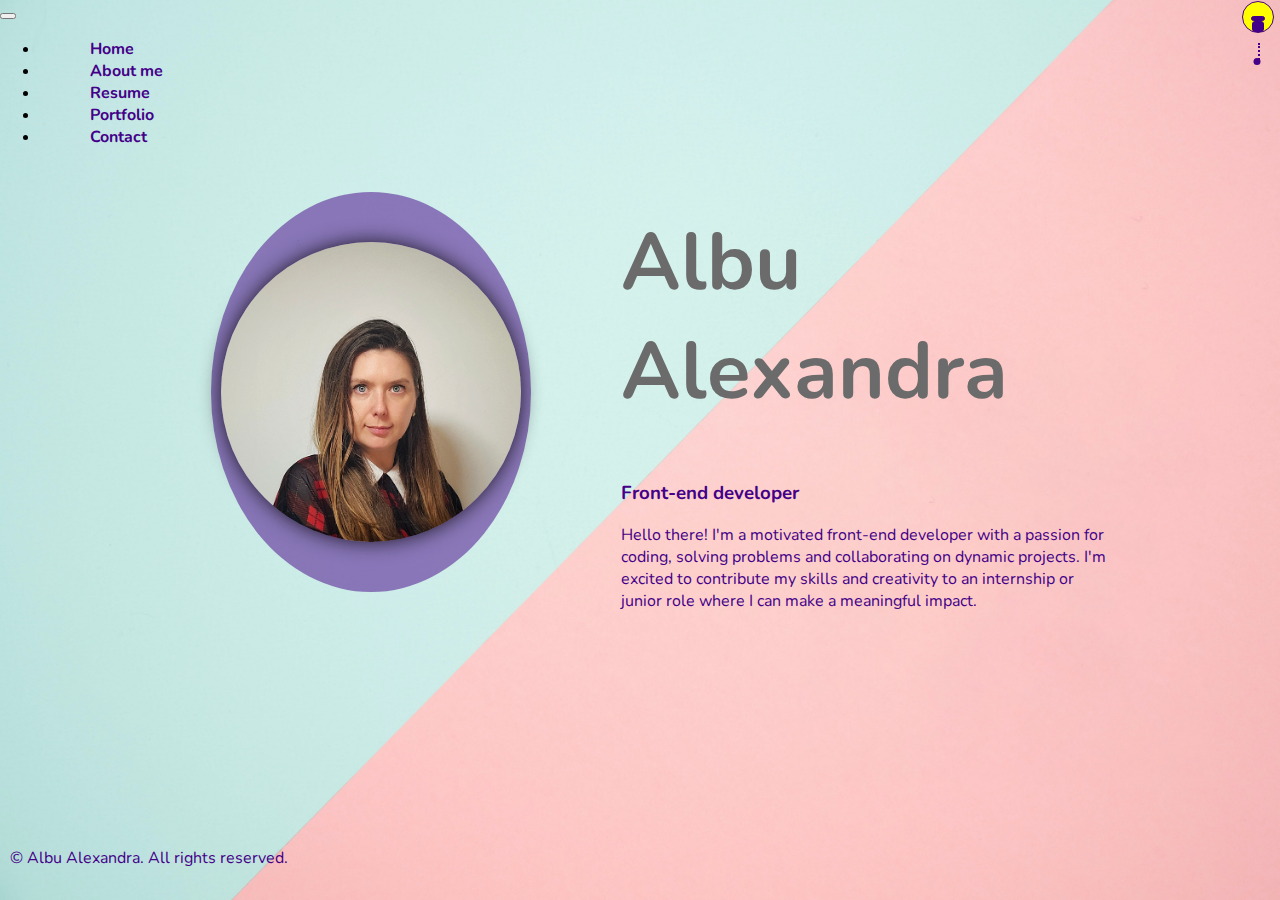
<file: index.html>
<!DOCTYPE html>
<html lang="en" data-bs-theme="light">
	<head>
		<meta charset="UTF-8" />
		<meta name="viewport" content="width=device-width, initial-scale=1.0" />
		<title>Albu Alexandra</title>
		<link rel="preconnect" href="https://fonts.googleapis.com" />
		<link rel="preconnect" href="https://fonts.gstatic.com" crossorigin />
		<link
			href="https://fonts.googleapis.com/css2?family=Montserrat:wght@400;600;700&family=Nunito:wght@500&display=swap"
			rel="stylesheet"
		/>
		<link
			href="https://cdn.jsdelivr.net/npm/bootstrap@5.3.2/dist/css/bootstrap.min.css"
			rel="stylesheet"
			integrity="sha384-T3c6CoIi6uLrA9TneNEoa7RxnatzjcDSCmG1MXxSR1GAsXEV/Dwwykc2MPK8M2HN"
			crossorigin="anonymous"
		/>
		<link rel="stylesheet" href="styles.css" />
	</head>
	<body id="homepage">
		<div class="homepage mt-4" id="homepage">
			<div>
				<nav class="navbar navbar-expand-lg">
					<div class="container-fluid">
						<button
							class="navbar-toggler"
							type="button"
							data-bs-toggle="collapse"
							data-bs-target="#navbarSupportedContent"
							aria-controls="navbarSupportedContent"
							aria-expanded="false"
							aria-label="Toggle navigation"
						>
							<span class="navbar-toggler-icon"></span>
						</button>
						<div class="collapse navbar-collapse" id="navbarSupportedContent">
							<ul class="navbar-nav me-auto mb-2 mb-lg-0 ms-4">
								<li class="nav-item me-5">
									<a class="nav-link" aria-current="page" href="index.html"
										>Home</a
									>
								</li>
								<li class="nav-item me-5">
									<a class="nav-link" href="aboutMe.html">About me</a>
								</li>
								<li class="nav-item me-5">
									<a class="nav-link" href="resume.html">Resume</a>
								</li>
								<li class="nav-item me-5">
									<a class="nav-link" href="portfolio.html">Portfolio</a>
								</li>
								<li class="nav-item">
									<a class="nav-link" href="contact.html">Contact</a>
								</li>
							</ul>
						</div>
					</div>
					
				</nav>
				<div class="light-bulb mt-2">
					<button id="light-bulb" onclick="toggleFunction()">
						<div class="bulb">
							<div class="inferior-bulb"></div>
						</div>
					</button>
					<div id="pull-chain" onclick="toggleFunction()">
						<div class="chain"></div>
						<div class="handle"></div>
					</div>
				</div>
			</div>
			<!-- <div class="navbar">
				<a href="index.html">Home</a>
				<a href="aboutMe.html">About me</a>
				<a href="resume.html">Resume</a>
				<a href="">Portfolio</a>
				<a href="contact.html"> Contact</a>
				<div class="light-bulb">
					<button id="light-bulb" onclick="toggleFunction()">
						<div class="bulb">
							<div class="inferior-bulb"></div>
						</div>
					</button>
					<div id="pull-chain" onclick="toggleFunction()">
						<div class="chain"></div>
						<div class="handle"></div>
					</div>
				</div>
			</div> -->
			<div class="title">
				<div class="profile-photo">
					<div class="circle-shadow"></div>
					<img
						src="./assets/20230921_175054-01.jpeg"
						alt="profile photo"
						height="300px"
					/>
				</div>
				<div class="name">
					<h1>Albu Alexandra</h1>
					<h3>Front-end developer</h3>
					<p>
						Hello there! I'm a motivated front-end developer with a passion for
						coding, solving problems and collaborating on dynamic projects. I'm
						excited to contribute my skills and creativity to an internship or
						junior role where I can make a meaningful impact.
					</p>
				</div>
			</div>
			
		</div>
		<footer class="footer">© Albu Alexandra. All rights reserved.</footer>
		<script
			src="https://cdn.jsdelivr.net/npm/bootstrap@5.3.2/dist/js/bootstrap.bundle.min.js"
			integrity="sha384-C6RzsynM9kWDrMNeT87bh95OGNyZPhcTNXj1NW7RuBCsyN/o0jlpcV8Qyq46cDfL"
			crossorigin="anonymous"
		></script>
		<script src="index.js"></script>
	</body>
</html>
</file>
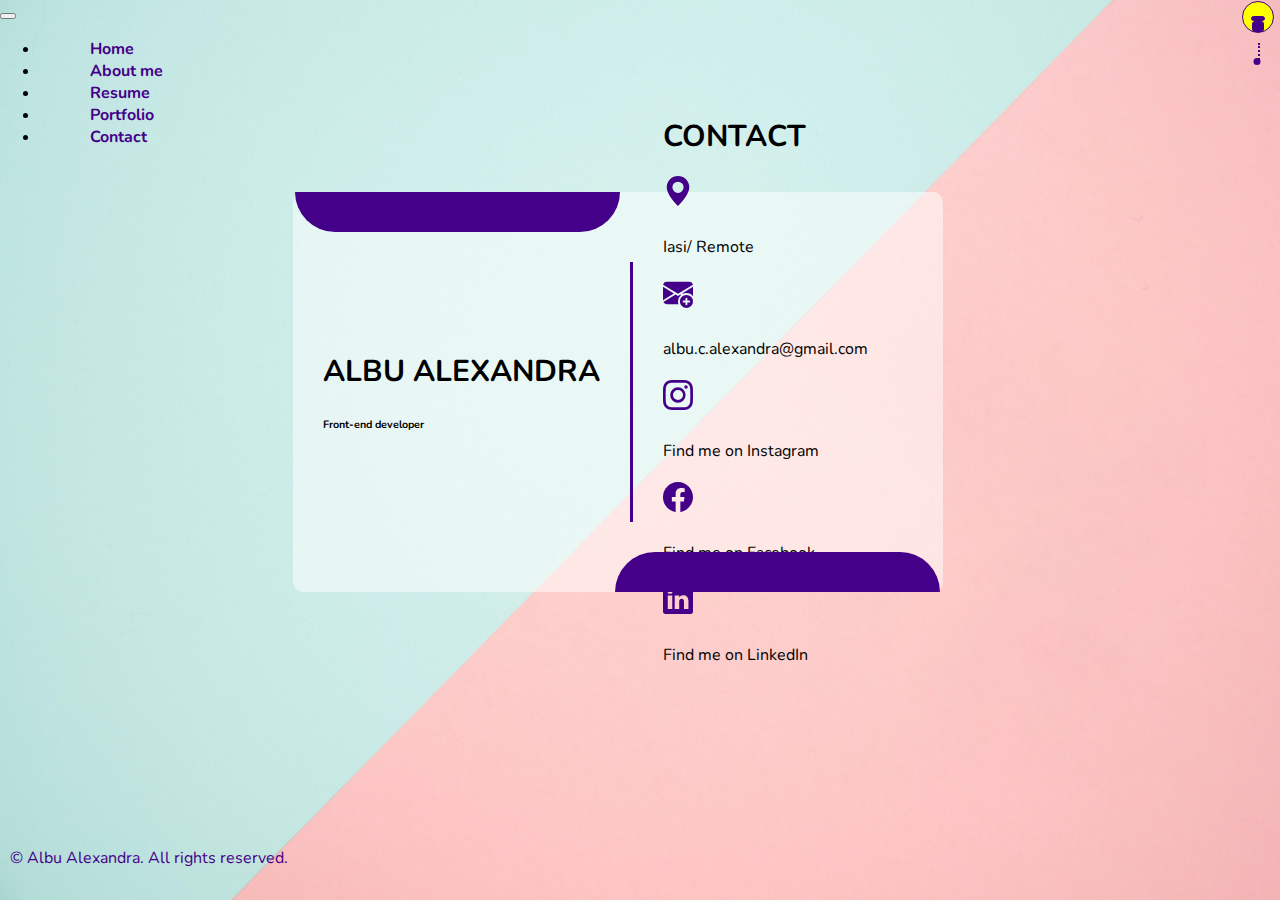
<file: contact.html>
<!DOCTYPE html>
<html lang="en" data-bs-theme="light">
	<head>
		<meta charset="UTF-8" />
		<meta name="viewport" content="width=device-width, initial-scale=1.0" />
		<title>Contact</title>
		<link rel="preconnect" href="https://fonts.googleapis.com" />
		<link rel="preconnect" href="https://fonts.gstatic.com" crossorigin />
		<link
			href="https://fonts.googleapis.com/css2?family=Montserrat:wght@400;600;700&family=Nunito:wght@500&display=swap"
			rel="stylesheet"
		/>
		<link
			href="https://cdn.jsdelivr.net/npm/bootstrap@5.3.2/dist/css/bootstrap.min.css"
			rel="stylesheet"
			integrity="sha384-T3c6CoIi6uLrA9TneNEoa7RxnatzjcDSCmG1MXxSR1GAsXEV/Dwwykc2MPK8M2HN"
			crossorigin="anonymous"
		/>
		<link rel="stylesheet" href="styles.css" />
	</head>
	<body id="homepage">
		<div class="homepage mt-4">
			<div>
				<nav class="navbar navbar-expand-lg">
					<div class="container-fluid">
						<button
							class="navbar-toggler"
							type="button"
							data-bs-toggle="collapse"
							data-bs-target="#navbarSupportedContent"
							aria-controls="navbarSupportedContent"
							aria-expanded="false"
							aria-label="Toggle navigation"
						>
							<span class="navbar-toggler-icon"></span>
						</button>
						<div class="collapse navbar-collapse" id="navbarSupportedContent">
							<ul class="navbar-nav me-auto mb-2 mb-lg-0 ms-4">
								<li class="nav-item me-5">
									<a class="nav-link" aria-current="page" href="index.html"
										>Home</a
									>
								</li>
								<li class="nav-item me-5">
									<a class="nav-link" href="aboutMe.html">About me</a>
								</li>
								<li class="nav-item me-5">
									<a class="nav-link" href="resume.html">Resume</a>
								</li>
								<li class="nav-item me-5">
									<a class="nav-link" href="portfolio.html">Portfolio</a>
								</li>
								<li class="nav-item">
									<a class="nav-link" href="contact.html">Contact</a>
								</li>
							</ul>
						</div>
					</div>
					
				</nav>
				<div class="light-bulb mt-2">
					<button id="light-bulb" onclick="toggleFunction()">
						<div class="bulb">
							<div class="inferior-bulb"></div>
						</div>
					</button>
					<div id="pull-chain" onclick="toggleFunction()">
						<div class="chain"></div>
						<div class="handle"></div>
					</div>
				</div>
			</div>
			<div class="contact-body">
				<div class="contact-card">
					<div class="top-pattern"></div>
					<div class="contact-content">
						<div class="contact-content-name">
							<h2>Albu Alexandra</h2>
							<h6>Front-end developer</h6>
						</div>
						<div class="separator"></div>
						<div class="contact-content-social">
							<h2>Contact</h2>
							<div class="d-flex">
								<a
									href="https://maps.app.goo.gl/hPAihp3oJcjD8PYf6"
									target="_blank"
									><svg
										xmlns="http://www.w3.org/2000/svg"
										width="30"
										height="30"
										fill="currentColor"
										class="bi bi-geo-alt-fill"
										viewBox="0 0 16 16"
									>
										<path
											d="M8 16s6-5.686 6-10A6 6 0 0 0 2 6c0 4.314 6 10 6 10m0-7a3 3 0 1 1 0-6 3 3 0 0 1 0 6"
										/></svg
								></a>
								<p class="ps-3">Iasi/ Remote</p>
							</div>
							<div class="d-flex">
								<a href="mailto:albu.c.alexandra@gmail.com"
									><svg
										xmlns="http://www.w3.org/2000/svg"
										width="30"
										height="30"
										fill="currentColor"
										class="bi bi-envelope-plus-fill"
										viewBox="0 0 16 16"
									>
										<path
											d="M.05 3.555A2 2 0 0 1 2 2h12a2 2 0 0 1 1.95 1.555L8 8.414.05 3.555ZM0 4.697v7.104l5.803-3.558zM6.761 8.83l-6.57 4.026A2 2 0 0 0 2 14h6.256A4.493 4.493 0 0 1 8 12.5a4.49 4.49 0 0 1 1.606-3.446l-.367-.225L8 9.586l-1.239-.757ZM16 4.697v4.974A4.491 4.491 0 0 0 12.5 8a4.49 4.49 0 0 0-1.965.45l-.338-.207z"
										/>
										<path
											d="M16 12.5a3.5 3.5 0 1 1-7 0 3.5 3.5 0 0 1 7 0m-3.5-2a.5.5 0 0 0-.5.5v1h-1a.5.5 0 0 0 0 1h1v1a.5.5 0 0 0 1 0v-1h1a.5.5 0 0 0 0-1h-1v-1a.5.5 0 0 0-.5-.5"
										/></svg
								></a>
								<p class="ps-3">albu.c.alexandra@gmail.com</p>
							</div>
							<div class="d-flex">
								<a
									href="https://l.facebook.com/l.php?u=https%3A%2F%2Fwww.instagram.com%2Falbu.alexandra%3Figshid%3DOGQ5ZDc2ODk2ZA%253D%253D%26fbclid%3DIwAR0LBL6tbr0gwHOlDtt-Umx8mG2cC_9CoUqcSVSBFEqLqODgOKUWsQDP7cA&h=AT33tSqlKQ4Efmh-FpL64_EDk9gw_vpxZ_uGvDG_-YyNWLeN3L88TNrmJcFaAjTMvif5c_oWY4PScvKBeaNUJO9eMRkRTPpili_N2zxIREC91b0Wz_EY9zbzlzW9gPLDr82lTg"
									target="_blank"
									><svg
										xmlns="http://www.w3.org/2000/svg"
										height="30"
										fill="currentColor"
										class="bi bi-instagram"
										viewBox="0 0 16 16"
									>
										<path
											d="M8 0C5.829 0 5.556.01 4.703.048 3.85.088 3.269.222 2.76.42a3.917 3.917 0 0 0-1.417.923A3.927 3.927 0 0 0 .42 2.76C.222 3.268.087 3.85.048 4.7.01 5.555 0 5.827 0 8.001c0 2.172.01 2.444.048 3.297.04.852.174 1.433.372 1.942.205.526.478.972.923 1.417.444.445.89.719 1.416.923.51.198 1.09.333 1.942.372C5.555 15.99 5.827 16 8 16s2.444-.01 3.298-.048c.851-.04 1.434-.174 1.943-.372a3.916 3.916 0 0 0 1.416-.923c.445-.445.718-.891.923-1.417.197-.509.332-1.09.372-1.942C15.99 10.445 16 10.173 16 8s-.01-2.445-.048-3.299c-.04-.851-.175-1.433-.372-1.941a3.926 3.926 0 0 0-.923-1.417A3.911 3.911 0 0 0 13.24.42c-.51-.198-1.092-.333-1.943-.372C10.443.01 10.172 0 7.998 0h.003zm-.717 1.442h.718c2.136 0 2.389.007 3.232.046.78.035 1.204.166 1.486.275.373.145.64.319.92.599.28.28.453.546.598.92.11.281.24.705.275 1.485.039.843.047 1.096.047 3.231s-.008 2.389-.047 3.232c-.035.78-.166 1.203-.275 1.485a2.47 2.47 0 0 1-.599.919c-.28.28-.546.453-.92.598-.28.11-.704.24-1.485.276-.843.038-1.096.047-3.232.047s-2.39-.009-3.233-.047c-.78-.036-1.203-.166-1.485-.276a2.478 2.478 0 0 1-.92-.598 2.48 2.48 0 0 1-.6-.92c-.109-.281-.24-.705-.275-1.485-.038-.843-.046-1.096-.046-3.233 0-2.136.008-2.388.046-3.231.036-.78.166-1.204.276-1.486.145-.373.319-.64.599-.92.28-.28.546-.453.92-.598.282-.11.705-.24 1.485-.276.738-.034 1.024-.044 2.515-.045v.002zm4.988 1.328a.96.96 0 1 0 0 1.92.96.96 0 0 0 0-1.92zm-4.27 1.122a4.109 4.109 0 1 0 0 8.217 4.109 4.109 0 0 0 0-8.217zm0 1.441a2.667 2.667 0 1 1 0 5.334 2.667 2.667 0 0 1 0-5.334"
										/></svg
								></a>
								<p class="ps-3">Find me on Instagram</p>
							</div>
							<div class="d-flex">
								<a
									href="https://www.facebook.com/cirdei.alexandra/"
									target="_blank"
									><svg
										xmlns="http://www.w3.org/2000/svg"
										height="30"
										fill="currentColor"
										class="bi bi-facebook"
										viewBox="0 0 16 16"
									>
										<path
											d="M16 8.049c0-4.446-3.582-8.05-8-8.05C3.58 0-.002 3.603-.002 8.05c0 4.017 2.926 7.347 6.75 7.951v-5.625h-2.03V8.05H6.75V6.275c0-2.017 1.195-3.131 3.022-3.131.876 0 1.791.157 1.791.157v1.98h-1.009c-.993 0-1.303.621-1.303 1.258v1.51h2.218l-.354 2.326H9.25V16c3.824-.604 6.75-3.934 6.75-7.951"
										/></svg
								></a>
								<p class="ps-3">Find me on Facebook</p>
							</div>
							<div class="d-flex">
								<a
									href="https://www.linkedin.com/in/albualexandra/"
									target="_blank"
									><svg
										xmlns="http://www.w3.org/2000/svg"
										height="30"
										fill="currentColor"
										class="bi bi-linkedin"
										viewBox="0 0 16 16"
									>
										<path
											d="M0 1.146C0 .513.526 0 1.175 0h13.65C15.474 0 16 .513 16 1.146v13.708c0 .633-.526 1.146-1.175 1.146H1.175C.526 16 0 15.487 0 14.854V1.146zm4.943 12.248V6.169H2.542v7.225h2.401m-1.2-8.212c.837 0 1.358-.554 1.358-1.248-.015-.709-.52-1.248-1.342-1.248-.822 0-1.359.54-1.359 1.248 0 .694.521 1.248 1.327 1.248h.016zm4.908 8.212V9.359c0-.216.016-.432.08-.586.173-.431.568-.878 1.232-.878.869 0 1.216.662 1.216 1.634v3.865h2.401V9.25c0-2.22-1.184-3.252-2.764-3.252-1.274 0-1.845.7-2.165 1.193v.025h-.016a5.54 5.54 0 0 1 .016-.025V6.169h-2.4c.03.678 0 7.225 0 7.225h2.4"
										/></svg
								></a>
								<p class="ps-3">Find me on LinkedIn</p>
							</div>
						</div>
					</div>
					<div class="bottom-pattern"></div>
				</div>
			</div>
			
		</div>
		<footer class="footer">© Albu Alexandra. All rights reserved.</footer>
		<script
			src="https://cdn.jsdelivr.net/npm/bootstrap@5.3.2/dist/js/bootstrap.bundle.min.js"
			integrity="sha384-C6RzsynM9kWDrMNeT87bh95OGNyZPhcTNXj1NW7RuBCsyN/o0jlpcV8Qyq46cDfL"
			crossorigin="anonymous"
		></script>
		<script src="index.js"></script>
	</body>
</html>
</file>
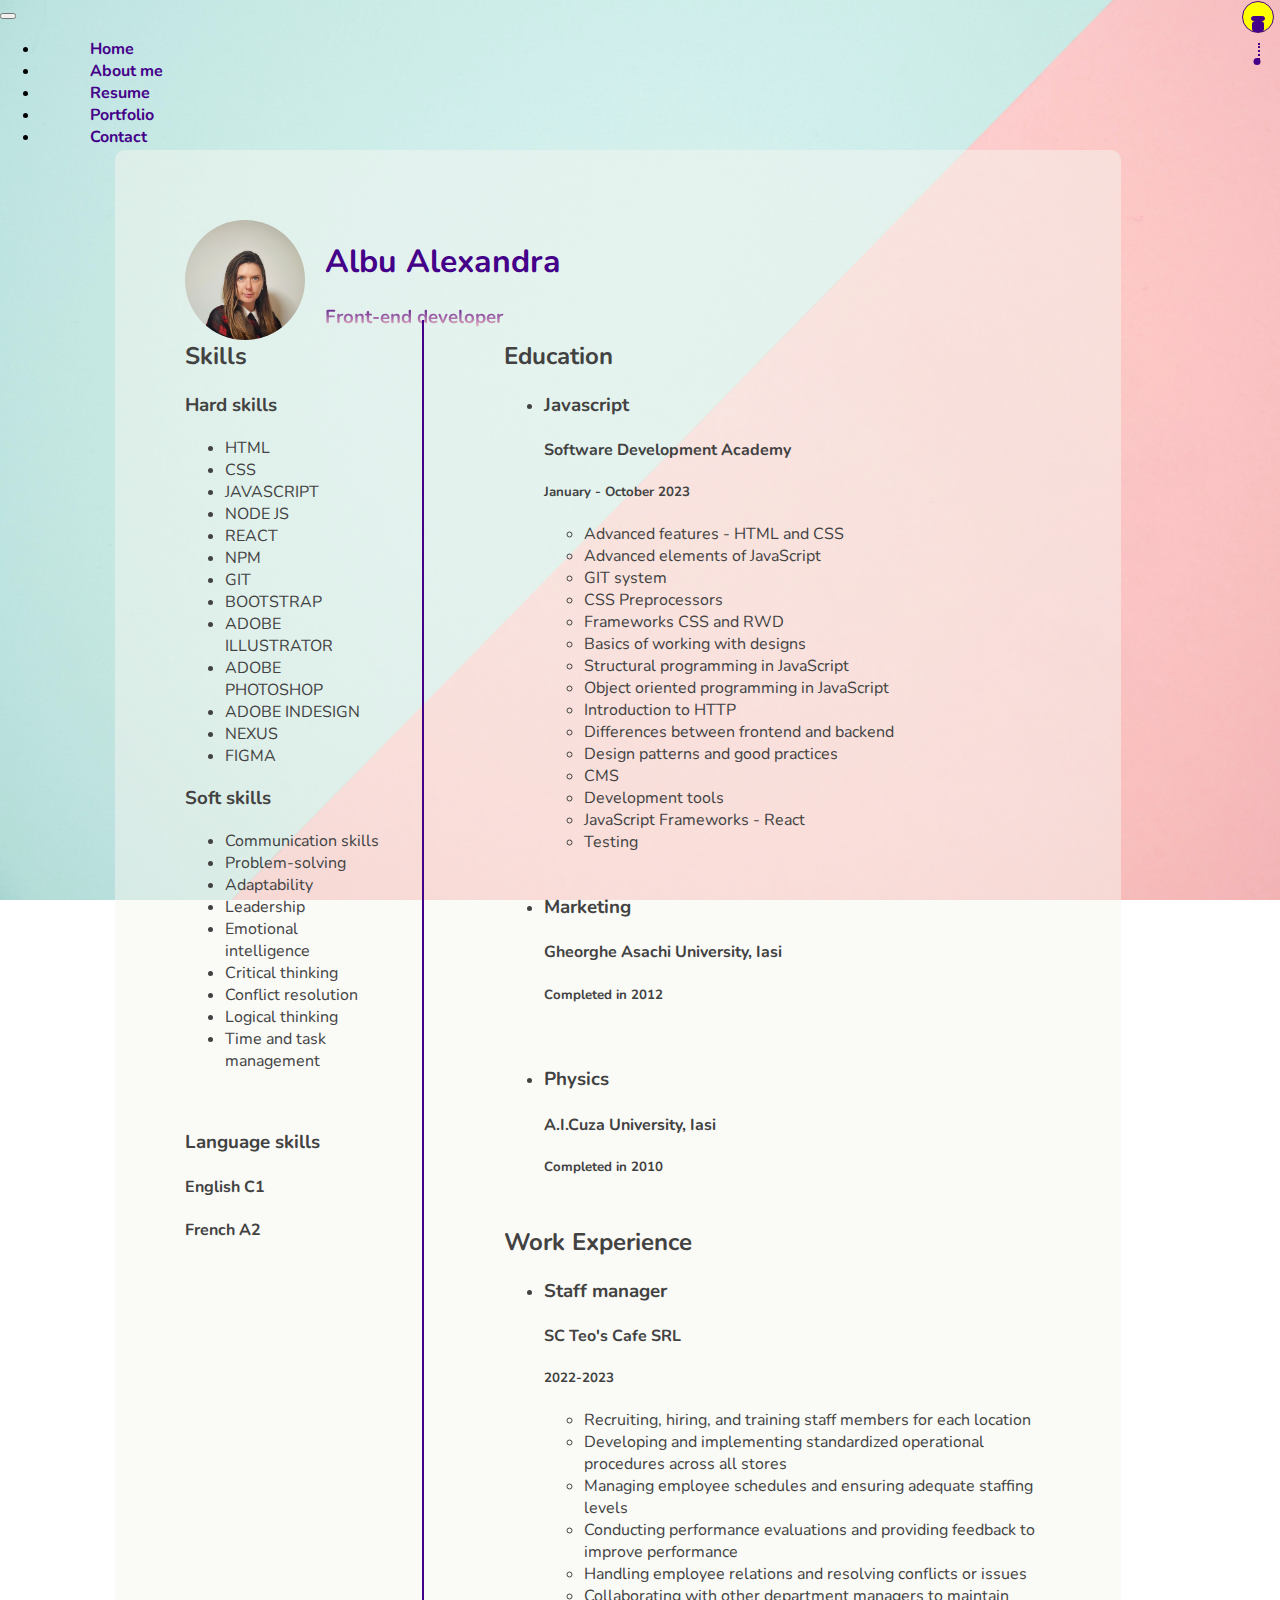
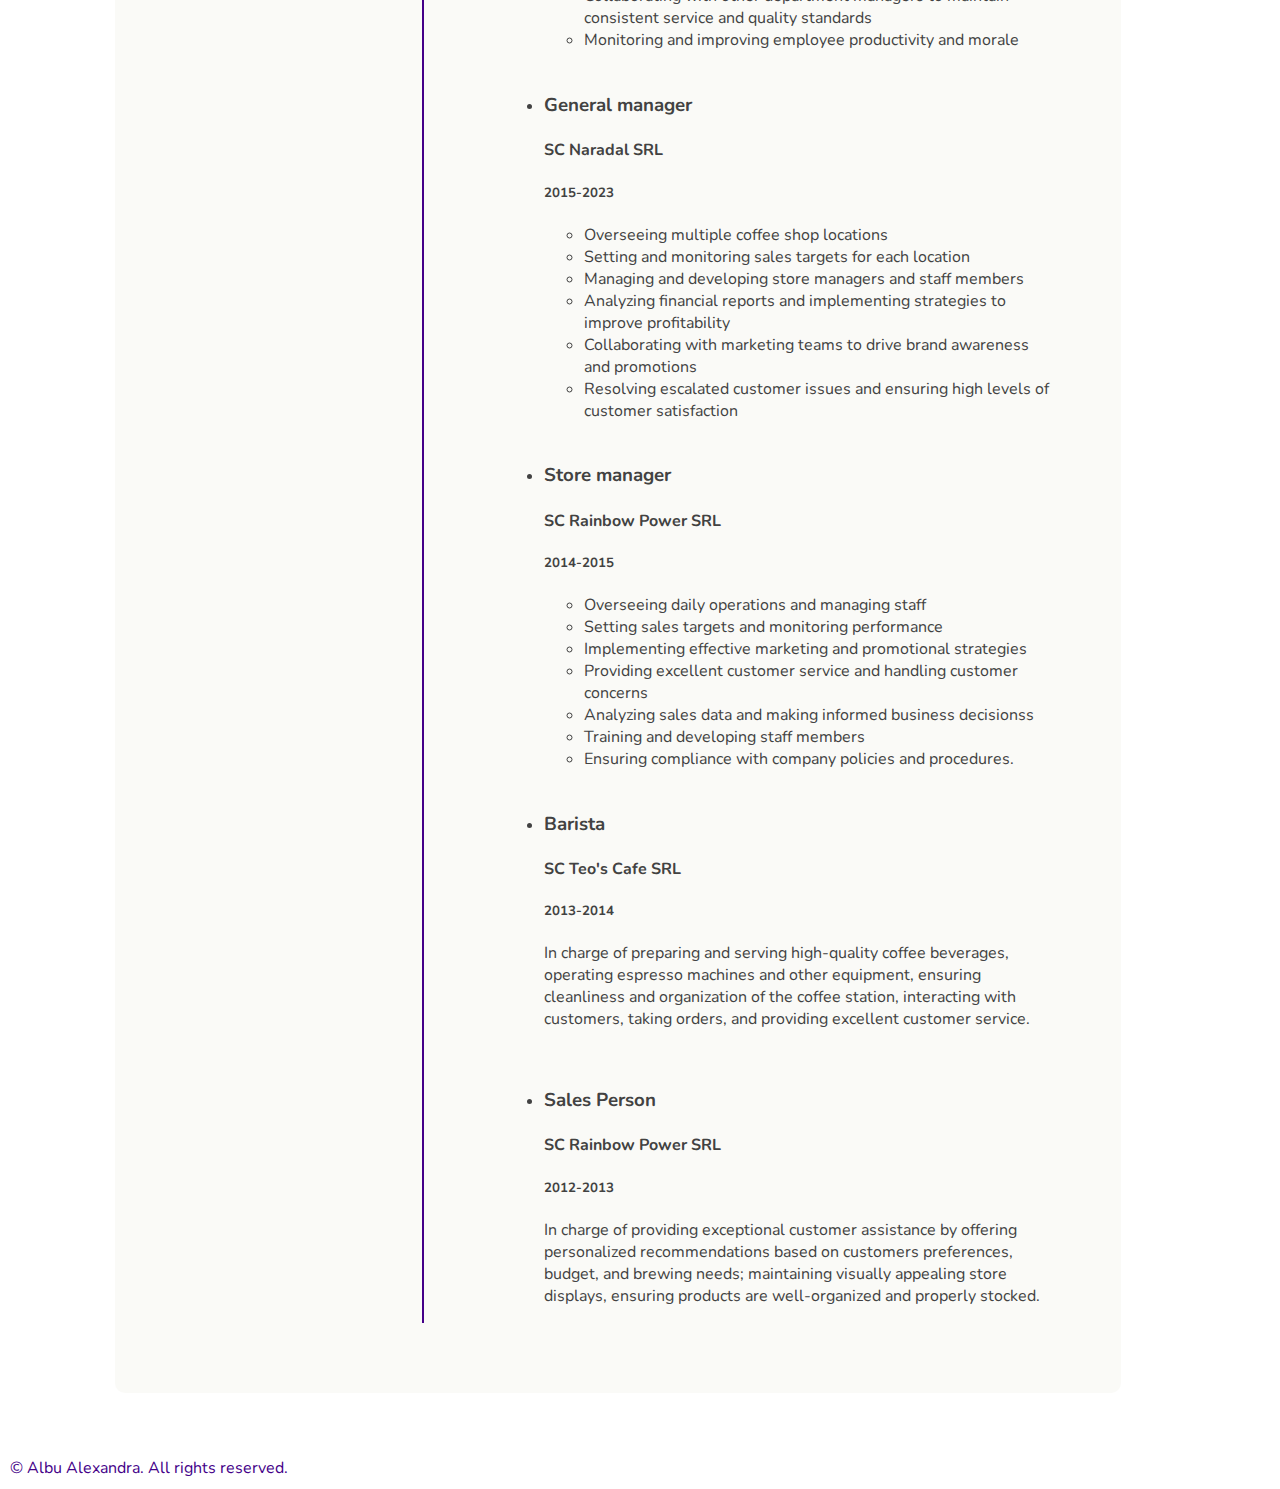
<file: resume.html>
<!DOCTYPE html>
<html lang="en" data-bs-theme="light">

<head>
	<meta charset="UTF-8" />
	<meta name="viewport" content="width=device-width, initial-scale=1.0" />
	<title>Document</title>
	<link rel="preconnect" href="https://fonts.googleapis.com" />
	<link rel="preconnect" href="https://fonts.gstatic.com" crossorigin />
	<link
		href="https://fonts.googleapis.com/css2?family=Montserrat:wght@400;600;700&family=Nunito:wght@500&display=swap"
		rel="stylesheet" />
	<link href="https://cdn.jsdelivr.net/npm/bootstrap@5.3.2/dist/css/bootstrap.min.css" rel="stylesheet"
		integrity="sha384-T3c6CoIi6uLrA9TneNEoa7RxnatzjcDSCmG1MXxSR1GAsXEV/Dwwykc2MPK8M2HN" crossorigin="anonymous" />
	<link rel="stylesheet" href="styles.css" />
</head>

<body id="resume" >
	<div class="resume-page mt-4">
		<div>
			<nav class="navbar navbar-expand-lg">
				<div class="container-fluid">
					<button
						class="navbar-toggler"
						type="button"
						data-bs-toggle="collapse"
						data-bs-target="#navbarSupportedContent"
						aria-controls="navbarSupportedContent"
						aria-expanded="false"
						aria-label="Toggle navigation"
					>
						<span class="navbar-toggler-icon"></span>
					</button>
					<div class="collapse navbar-collapse" id="navbarSupportedContent">
						<ul class="navbar-nav me-auto mb-2 mb-lg-0 ms-4">
							<li class="nav-item me-5">
								<a class="nav-link" aria-current="page" href="index.html"
									>Home</a
								>
							</li>
							<li class="nav-item me-5">
								<a class="nav-link" href="aboutMe.html">About me</a>
							</li>
							<li class="nav-item me-5">
								<a class="nav-link" href="resume.html">Resume</a>
							</li>
							<li class="nav-item me-5">
								<a class="nav-link" href="portfolio.html">Portfolio</a>
							</li>
							<li class="nav-item">
								<a class="nav-link" href="contact.html">Contact</a>
							</li>
						</ul>
					</div>
				</div>
				
			</nav>
			<div class="light-bulb mt-2">
				<button id="light-bulb" onclick="toggleFunction()">
					<div class="bulb">
						<div class="inferior-bulb"></div>
					</div>
				</button>
				<div id="pull-chain" onclick="toggleFunction()">
					<div class="chain"></div>
					<div class="handle"></div>
				</div>
			</div>
		</div>
			
			<div class="resume-container">
				<div class="resume-body">
					<div class="resume-title mb-5">
						<img src="./assets/20230921_175054-01.jpeg" alt="resume photo" width="100px" />
						<div class="resume-name">
							<h1>Albu Alexandra</h1>
							<h3>Front-end developer</h3>
						</div>
					</div>
					<div class="resume-details">
						<div class="skills">
							<h2>Skills</h2>
							<h3>Hard skills</h3>
							<ul>
								<li>HTML</li>
								<li>CSS</li>
								<li>JAVASCRIPT</li>
								<li>NODE JS</li>
								<li>REACT</li>
								<li>NPM</li>
								<li>GIT</li>
								<li>BOOTSTRAP</li>
								<li>ADOBE ILLUSTRATOR</li>
								<li>ADOBE PHOTOSHOP</li>
								<li>ADOBE INDESIGN</li>
								<li>NEXUS</li>
								<li>FIGMA</li>
							</ul>

							<h3>Soft skills</h3>
							<ul>
								<li>Communication skills</li>
								<li>Problem-solving</li>
								<li>Adaptability</li>
								<li>Leadership</li>
								<li>Emotional intelligence</li>
								<li>Critical thinking</li>
								<li>Conflict resolution</li>
								<li>Logical thinking</li>
								<li>Time and task management</li>
							</ul>
							<br />
							<h3>Language skills</h3>
							<h4>English C1</h4>
							<h4>French A2</h4>
						</div>
						<div class="education-experience">
							<div class="education">
								<h2>Education</h2>
								<ul>
									<li>
										<h3>Javascript</h3>
										<h4>Software Development Academy</h4>
										<h5>January - October 2023</h5>
										<ul>
											<li>Advanced features - HTML and CSS</li>
											<li>Advanced elements of JavaScript</li>
											<li>GIT system</li>
											<li>CSS Preprocessors</li>
											<li>Frameworks CSS and RWD</li>
											<li>Basics of working with designs</li>
											<li>Structural programming in JavaScript</li>
											<li>Object oriented programming in JavaScript</li>
											<li>Introduction to HTTP</li>
											<li>Differences between frontend and backend</li>
											<li>Design patterns and good practices</li>
											<li>CMS</li>
											<li>Development tools</li>
											<li>JavaScript Frameworks - React</li>
											<li>Testing</li>
										</ul>
									</li>
									<br />
									<li>
										<h3>Marketing</h3>
										<h4>Gheorghe Asachi University, Iasi</h4>
										<h5>Completed in 2012</h5>
									</li>
									<br />
									<li>
										<h3>Physics</h3>
										<h4>A.I.Cuza University, Iasi</h4>
										<h5>Completed in 2010</h5>
									</li>
								</ul>
							</div>
							<div class="work-experience">
								<h2>Work Experience</h2>
								<ul>
									<li>
										<h3>Staff manager</h3>
										<h4>SC Teo's Cafe SRL</h4>
										<h5>2022-2023</h5>
										<ul>
											<li>
												Recruiting, hiring, and training staff members for each
												location
											</li>
											<li>
												Developing and implementing standardized operational
												procedures across all stores
											</li>
											<li>
												Managing employee schedules and ensuring adequate
												staffing levels
											</li>
											<li>
												Conducting performance evaluations and providing
												feedback to improve performance
											</li>
											<li>
												Handling employee relations and resolving conflicts or
												issues
											</li>
											<li>
												Collaborating with other department managers to maintain
												consistent service and quality standards
											</li>
											<li>
												Monitoring and improving employee productivity and
												morale
											</li>
										</ul>
									</li>
									<br />
									<li>
										<h3>General manager</h3>
										<h4>SC Naradal SRL</h4>
										<h5>2015-2023</h5>
										<ul>
											<li>Overseeing multiple coffee shop locations</li>
											<li>
												Setting and monitoring sales targets for each location
											</li>
											<li>
												Managing and developing store managers and staff members
											</li>
											<li>
												Analyzing financial reports and implementing strategies
												to improve profitability
											</li>
											<li>
												Collaborating with marketing teams to drive brand
												awareness and promotions
											</li>
											<li>
												Resolving escalated customer issues and ensuring high
												levels of customer satisfaction
											</li>
										</ul>
									</li>
									<br />
									<li>
										<h3>Store manager</h3>
										<h4>SC Rainbow Power SRL</h4>
										<h5>2014-2015</h5>
										<ul>
											<li>Overseeing daily operations and managing staff</li>
											<li>Setting sales targets and monitoring performance</li>
											<li>
												Implementing effective marketing and promotional
												strategies
											</li>
											<li>
												Providing excellent customer service and handling
												customer concerns
											</li>
											<li>
												Analyzing sales data and making informed business
												decisionss
											</li>
											<li>Training and developing staff members</li>
											<li>
												Ensuring compliance with company policies and
												procedures.
											</li>
										</ul>
									</li>
									<br />
									<li>
										<h3>Barista</h3>
										<h4>SC Teo's Cafe SRL</h4>
										<h5>2013-2014</h5>
										<p>
											In charge of preparing and serving high-quality coffee
											beverages, operating espresso machines and other
											equipment, ensuring cleanliness and organization of the
											coffee station, interacting with customers, taking orders,
											and providing excellent customer service.
										</p>
									</li>
									<br />
									<li>
										<h3>Sales Person</h3>
										<h4>SC Rainbow Power SRL</h4>
										<h5>2012-2013</h5>
										<p>
											In charge of providing exceptional customer assistance by
											offering personalized recommendations based on customers
											preferences, budget, and brewing needs; maintaining
											visually appealing store displays, ensuring products are
											well-organized and properly stocked.
										</p>
									</li>
								</ul>
							</div>
						</div>
					</div>
					<button class="btn btn-light float-end mt-3" id="topBtn" onclick="backTop()">
						<svg xmlns="http://www.w3.org/2000/svg" height="25" class="bi bi-arrow-up-square "
							viewBox="0 0 16 16">
							<path fill-rule="evenodd"
								d="M15 2a1 1 0 0 0-1-1H2a1 1 0 0 0-1 1v12a1 1 0 0 0 1 1h12a1 1 0 0 0 1-1zM0 2a2 2 0 0 1 2-2h12a2 2 0 0 1 2 2v12a2 2 0 0 1-2 2H2a2 2 0 0 1-2-2zm8.5 9.5a.5.5 0 0 1-1 0V5.707L5.354 7.854a.5.5 0 1 1-.708-.708l3-3a.5.5 0 0 1 .708 0l3 3a.5.5 0 0 1-.708.708L8.5 5.707z" />
						</svg>
					</button>
				</div>
			</div>
			
		</div>
		<footer class="footer">© Albu Alexandra. All rights reserved.</footer>
		<script
			src="https://cdn.jsdelivr.net/npm/bootstrap@5.3.2/dist/js/bootstrap.bundle.min.js"
			integrity="sha384-C6RzsynM9kWDrMNeT87bh95OGNyZPhcTNXj1NW7RuBCsyN/o0jlpcV8Qyq46cDfL"
			crossorigin="anonymous"
		></script>
		<script src="./index.js"></script>
</body>

</html>
</file>
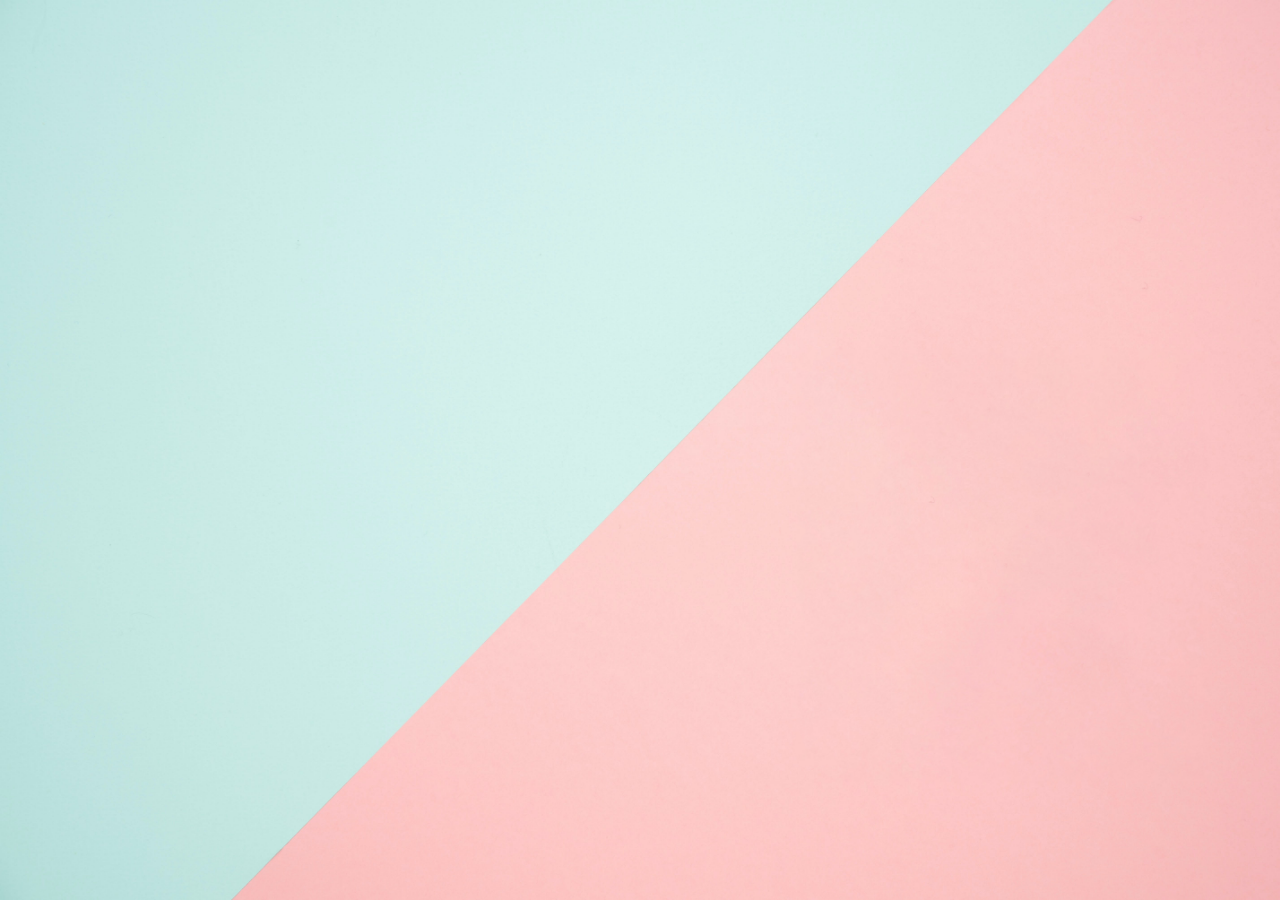
<file: staffManagementPage.html>
<!DOCTYPE html>
<html lang="en">
<head>
    <meta charset="UTF-8" />
		<meta name="viewport" content="width=device-width, initial-scale=1.0" />
		<title>Albu Alexandra</title>
		<link rel="preconnect" href="https://fonts.googleapis.com" />
		<link rel="preconnect" href="https://fonts.gstatic.com" crossorigin />
		<link
			href="https://fonts.googleapis.com/css2?family=Montserrat:wght@400;600;700&family=Nunito:wght@500&display=swap"
			rel="stylesheet"
		/>
		<link
			href="https://cdn.jsdelivr.net/npm/bootstrap@5.3.2/dist/css/bootstrap.min.css"
			rel="stylesheet"
			integrity="sha384-T3c6CoIi6uLrA9TneNEoa7RxnatzjcDSCmG1MXxSR1GAsXEV/Dwwykc2MPK8M2HN"
			crossorigin="anonymous"
		/>
		<link rel="stylesheet" href="styles.css" />
</head>
<body>
    
</body>
</html>
</file>
<file: styles.css>
/* html {
    height: 100%;              
    box-sizing: border-box;   
} */

/* *,
*:before,
*:after {
    box-sizing: inherit;       
} */

body {
	background-image: url(./assets/background.jpg);
	background-repeat: no-repeat;
	background-size: cover;
	background-attachment: fixed;
	font-family: "Montserrat", sans-serif;
	font-family: "Nunito", sans-serif;
	margin: 0;
	padding: 0;
	min-height: 100%;
	position: relative; /* for the footer to move with the page size */ /* for the footer to be at the bottom */
	padding-bottom: 6rem;
}
/* dark theme styling */

body.dark-theme {
	background-image: url(./assets/background-dark-01.jpg);
}

body.dark-theme a,
body.dark-theme h1,
body.dark-theme p,
body.dark-theme h3,
body.dark-theme h2,
body.dark-theme li,
body.dark-theme h4,
body.dark-theme footer,
body.dark-theme h6 {
	color: white;
}

body.dark-theme #light-bulb {
	background-color: rgb(80, 16, 16, 0);
}

body.dark-theme .chain {
	border-right: 2px dotted rgb(255, 255, 255);
}

body.dark-theme .handle {
	background-color: rgb(255, 255, 255);
}

body.dark-theme .bulb {
	border: 1px solid rgb(255, 255, 255);
	background-color: rgb(91, 24, 24, 0);
}

body.dark-theme .bulb::before,
body.dark-theme .bulb::after,
body.dark-theme .inferior-bulb {
	border: 1px solid rgb(255, 255, 255);
	background-color: #fff;
}

body.dark-theme .resume-body {
	background-color: rgb(8, 8, 8, 0.5);
}

body.dark-theme .skills {
	border-right: 2px solid rgb(255, 255, 255);
}

body.dark-theme #about-me,
body.dark-theme .contact-card {
	background-color: rgb(8, 8, 8, 0.5);
}

body.dark-theme .contact-body hr {
	border: 2px solid rgb(255, 255, 255);
}

body.dark-theme .top-pattern,
body.dark-theme .bottom-pattern,
body.dark-theme .separator {
	background-color: rgba(212, 169, 255, 0.5);
}
body.dark-theme .project-card {
	background-color: #183124;
}
body.dark-theme .portfolio p {
	
	color: white;
}
body.dark-theme .portfolio a {
	
	color: white;
}
body.dark-theme .portfolio button {
	color: white;
}

body.dark-theme .modal-staff-management {
	background-color: #183124;
}


/* light bulb styling */
.light-bulb {
	float:right
}
.bulb {
	width: 30px;
	height: 30px;
	border: 1px solid rgb(68, 0, 136);
	border-radius: 50%;
	background-color: yellow;
}

.bulb::before {
	display: inline-block;
	content: " ";
	width: 10px;
	height: 9px;
	border: 1px solid rgb(68, 0, 136);
	border-radius: 3px;
	background-color: rgb(68, 0, 136);
	translate: 0px 18px;
}

.bulb::after {
	display: inline-block;
	content: " ";
	width: 12px;
	height: 3px;
	border: 1px solid rgb(68, 0, 136);
	border-radius: 3px;
	background-color: rgb(68, 0, 136);
	translate: 0px -13px;
}

.inferior-bulb {
	width: 10px;
	height: 3px;
	border: 1px solid rgb(68, 0, 136);
	border-radius: 3px;
	background-color: rgb(68, 0, 136);
	translate: 9px 8px;
}

#light-bulb {
	border: none;
	background-color: rgb(242, 188, 185, 0);
	cursor: url("./assets/cat-s-paw-4-clipart-smaller-01.png"), auto;
}

.chain {
	position: absolute;
	top: 0;
	left: 0;
	width: 20px;
	height: 20px;
	border-right: 2px dotted rgb(68, 0, 136);
	transition: height 0.1s ease-in-out;
	translate: 2px 3px;
}

.handle {
	position: absolute;
	top: 17.5px;
	left: 1px;
	width: 7px;
	height: 7px;
	background-color: rgb(68, 0, 136);
	border-radius: 50%;
	transition: transform 0.1s ease-in-out;
	translate: 16.5px 0px;
}

#pull-chain {
	position: relative;
	cursor: url("./assets/cat-s-paw-4-clipart-smaller-01.png"), auto;
}

#pull-chain.pulled .chain {
	height: 30px;
}

#pull-chain.pulled .handle {
	transform: translateY(13px);
}

/* homepage styling */

.navbar {
	position: absolute;
	top: 0;
	width: auto;
}

.navbar a {
	text-decoration: none;
	color: rgb(68, 0, 136);
	font-weight: bold;
	padding: 0 50px;
}

.title {
	display: flex;
	height: 87vh;
	justify-content: center;
	align-items: center;
}

.name {
	width: 40%;
}

.name h1 {
	font-size: 80px;
	font-weight: bolder;
	color: rgb(107, 107, 107);
}

.name h3 {
	color: rgb(68, 0, 136);
}

.name p {
	color: rgb(68, 0, 136);
}

.profile-photo {
	position: relative;
	height: 500px;
	width: 500px;
	display: flex;
	justify-content: center;
	align-items: center;
}

.title img {
	position: absolute;
	z-index: 1;
	border-radius: 50%;
	box-shadow: 0px 0px 21px -1px rgba(0, 0, 0, 0.87);
	-webkit-box-shadow: 0px 0px 21px -1px rgba(0, 0, 0, 0.87);
	-moz-box-shadow: 0px 0px 21px -1px rgba(0, 0, 0, 0.87);
}

.circle-shadow {
	position: absolute;
	width: 320px;
	height: 400px;
	border-radius: 50%;
	background-color: rgb(68, 0, 136, 0.5);
	animation-name: rolling;
	animation-duration: 6s;
	animation-timing-function: ease-in-out;
	animation-iteration-count: infinite;
}

@keyframes rolling {
	0% {
		transform: rotate(0deg);
		background-color: rgba(68, 0, 136, 0.5);
	}
	50% {
		transform: rotate(180deg);
		background-color: rgb(254, 203, 200); /* Change to a different color */
	}
	100% {
		transform: rotate(360deg);
		background-color: rgba(68, 0, 136, 0.5);
	}
}

a:hover {
	transform: scale(0.8);
	color: #616161;
}

a {
	cursor: url("./assets/cat-s-paw-4-clipart-smaller-01.png"), auto;
	color: #440088;
}

@media (max-width: 1000px) {
	.name {
		padding-right: 10px;
	}
	.name h1 {
		font-size: 60px;
	}
	.name h3 {
		font-size: 30px;
	}
	.name p {
		font-size: 15px;
	}
	.profile-photo {
		height: 400px;
		width: 400px;
	}
	.profile-photo img {
		height: 300px;
		width: 300px;
	}
	.circle-shadow {
		width: 380px;
		height: 320px;
	}
}
@media (max-width: 700px) {
	.title {
		display: flex;
		flex-direction: column;
	}
	.name {
		width: 80%;
		padding: 0;
		text-align: center;
	}
	.name h1 {
		font-size: 50px;
	}
	.name h3 {
		font-size: 25px;
	}
	.name p {
		font-size: 15px;
	}
	.profile-photo {
		height: 200px;
		width: 200px;
		margin-bottom: 20px;
	}
	.profile-photo img {
		height: 200px;
		width: 200px;
		padding: 10px;
	}
	.circle-shadow {
		display: none;
	}
	body {
		background-size: auto;
	}
}
/* about me styling */
.about-me-content {
	display: flex;
	justify-content: center;
	align-items: center;
	height: 87vh;
}

.about-me-content p {
	width: 60%;
	padding: 20px;
	background-color: rgb(255, 255, 255, 0.5);
	border-radius: 10px;
	margin-left: 20px;
}

.about-me-content img {
	border-radius: 50%;
	box-shadow: 0px 0px 21px -1px rgba(0, 0, 0, 0.87);
	-webkit-box-shadow: 0px 0px 21px -1px rgba(0, 0, 0, 0.87);
	-moz-box-shadow: 0px 0px 21px -1px rgba(0, 0, 0, 0.87);
}
@media (max-width: 1000px) {
	.about-me-content {
		display: flex;
		flex-direction: column;
		height: auto;
		margin: 30px;
	}
	.about-me-content p {
		width: 100%;
		margin: 0;
		margin-top: 20px;
	}
	.about-me-content img {
		margin-top: 25px;
		height: 200px;
		width: 200px;
		padding: 10px;
	}
}

@media (max-width: 412px) {
	.about-me-content {
		display: flex;
		flex-direction: column;
		min-height: 100%;
		margin: 5px;
		overflow: auto;
	}
	.about-me-content p {
		width: 100%;
		margin: 5px 0;
		margin-top: 20px;
	}
	.about-me-content img {
		height: 200px;
		width: 200px;
		padding: 10px;
	}
}
/* resume page styling */

.resume-title {
	display: flex;
	height: 100px;
}

.resume-title img {
	border-radius: 50%;
	height: 120px;
	width: 120px;
}

.resume-body {
	background-color: rgb(246, 246, 240, 0.5);
	padding: 70px;
	width: 70%;
	border-radius: 10px;
	margin-top:150px;
}

.resume-container {
	display: flex;
	justify-content: center;
	align-items: center;
	color: rgb(66, 66, 66);
}

.resume-name {
	margin-left: 20px;
}

.resume-name h1 {
	color: rgba(68, 0, 136);
	margin-top: 20px;
	font-weight: bolder;
}

.resume-name h3 {
	background: linear-gradient(rgba(68, 0, 136), rgb(254, 203, 200));
	background-clip: text;
	-webkit-text-fill-color: transparent;
	font-weight: bolder;
}

.resume-details {
	display: flex;
	justify-content: center;
}

.skills {
	height: auto;
	width: 700px;
	border-right: 2px solid #440088;
	padding-right: 40px;
}

.skills h2 {
	font-weight: bolder;
}

.education-experience {
	margin-left: 80px;
}

.education-experience h2 {
	font-weight: bolder;
}

.work-experience {
	margin-top: 50px;
}

#topBtn {
	display: none; /* Hidden by default */
	position: fixed; /* Fixed/sticky position */
	bottom: 20px; /* Place the button at the bottom of the page */
	right: 30px; /* Place the button 30px from the right */
	cursor: url("./assets/cat-s-paw-4-clipart-smaller-01.png"), auto; /* Add a mouse pointer on hover */
}

@media (max-width: 1000px) {
	.education-experience {
		margin-left: 40px;
	}
	.education-experience li {
		font-size: 15px;
	}
	.resume-body {
		padding: 50px;
		width: 90%;
	}
	.resume-body h4 {
		font-size: 20px;
	}
}

@media (max-width: 700px) {
	.resume-container {
		margin-top: 20px;
	}
	.resume-body {
		width: 90%;
		padding: 20px;
	}
	.resume-body h1 {
		font-size: 30px;
	}
	.resume-body h2 {
		font-size: 25px;
		margin: 0;
	}
	.resume-body h3 {
		font-size: 20px;
		margin: 0;
	}
	.resume-body h4 {
		font-size: 15px;
		margin-bottom: 3px;
	}
	.resume-body h5 {
		font-size: 10px;
		margin: 0;
	}
	.resume-details li {
		font-size: 15px;
	}
	.skills {
		padding-right: 10px;
		border-right: 1px solid #440088;
	}
	.education-experience {
		margin-left: 30px;
	}
	.education-experience ul {
		padding: 10px;
	}
}

@media (max-width: 412px) {
	.resume-container {
		margin: 20px;
	}
	.resume-body {
		width: 100%;
		padding: 20px;
	}
	.resume-name h1 {
		font-size: 30px;
	}
	.resume-name h3 {
		font-size: 15px;
	}
	.resume-details h2 {
		font-size: 20px;
	}
	.resume-details h3 {
		font-size: 15px;
	}
	.resume-details li {
		font-size: 10px;
	}
	.skills {
		padding-right: 10px;
		border-right: 1px solid #440088;
	}
	.education-experience {
		margin-left: 30px;
	}
	.education-experience h4 {
		font-size: 10px;
	}
	.education-experience h5 {
		font-size: 8px;
	}
	.education-experience ul {
		padding: 10px;
	}
}

/* contact page styling */

.contact-body {
	height: 87vh;
	display: flex;
	justify-content: center;
	align-items: center;
}

.contact-card {
	width: 650px;
	background-color: rgb(255, 255, 255, 0.5);
	border-radius: 10px;
	position: relative;
	display: flex;
	align-items: center;
}

.top-pattern {
	position: absolute;
	z-index: 99;
	width: 50%;
	height: 40px;
	background-color: #440088;
	border-bottom-right-radius: 40px;
	border-bottom-left-radius: 40px;
	margin-bottom: 360px;
	margin-left: 2px;
}

.bottom-pattern {
	position: absolute;
	z-index: 99;
	width: 50%;
	height: 40px;
	background-color: #440088;
	margin-top: 360px;
	margin-left: 322px;
	border-top-right-radius: 40px;
	border-top-left-radius: 40px;
}

.contact-content {
	width: auto;
	height: 400px;
	display: flex;
	align-items: center;
}

.contact-content-name {
	padding: 30px;
}

.contact-content-social {
	display: flex;
	flex-direction: column;
	padding: 30px;
	line-height: 30px;
}

.contact-content h2 {
	text-transform: uppercase;
	font-size: 30px;
}

.separator {
	width: 3px;
	height: 260px;
	background-color: #440088;
}

@media (max-width: 700px) {
	.contact-body {
		margin: 0;
	}
	.contact-card {
		width: 400px;
		justify-content: center;
	}
	.contact-content {
		flex-direction: column;
		display: block;
	}
	.contact-content-name {
		padding: 30px 0 0 0;
	}
	.contact-content h2 {
		font-size: 25px;
	}
	.contact-content p {
		font-size: 15px;
	}
	.contact-content-social {
		padding: 20px 0 0 0;
	}
	.separator {
		display: none;
	}
	.top-pattern {
		display: none;
	}
	.bottom-pattern {
		display: none;
	}
}
@media (max-width: 412px) {
	.contact-card {
		width: 300px;
		justify-content: center;
	}
	.contact-content h2 {
		font-size: 20px;
	}
	.contact-content h6 {
		font-size: 10px;
	}
	.contact-content p {
		font-size: 10px;
	}
	.contact-content-social {
		padding: 20px 0 0 0;
	}
}

.footer {
	color: #440088;
	padding: 10px;
	position: absolute; /* for it to disappear under last body element */
	bottom: 0;
}

.project-card {
	height: 350px;
}

.card-text {
	height: 55px;
	overflow: hidden;
	text-overflow:ellipsis;
	white-space: nowrap;
}

.project-card a {
	text-decoration: none;
	cursor: pointer;
}

.portfolio a:hover {
	color: white;
}

.view-modal-button {
	color: #440088;
	border-radius: 5px 5px 5px 5px!important;
}

@media (max-width: 579px) {
	.project-card {
		height: 400px;
	}
}
</file>
